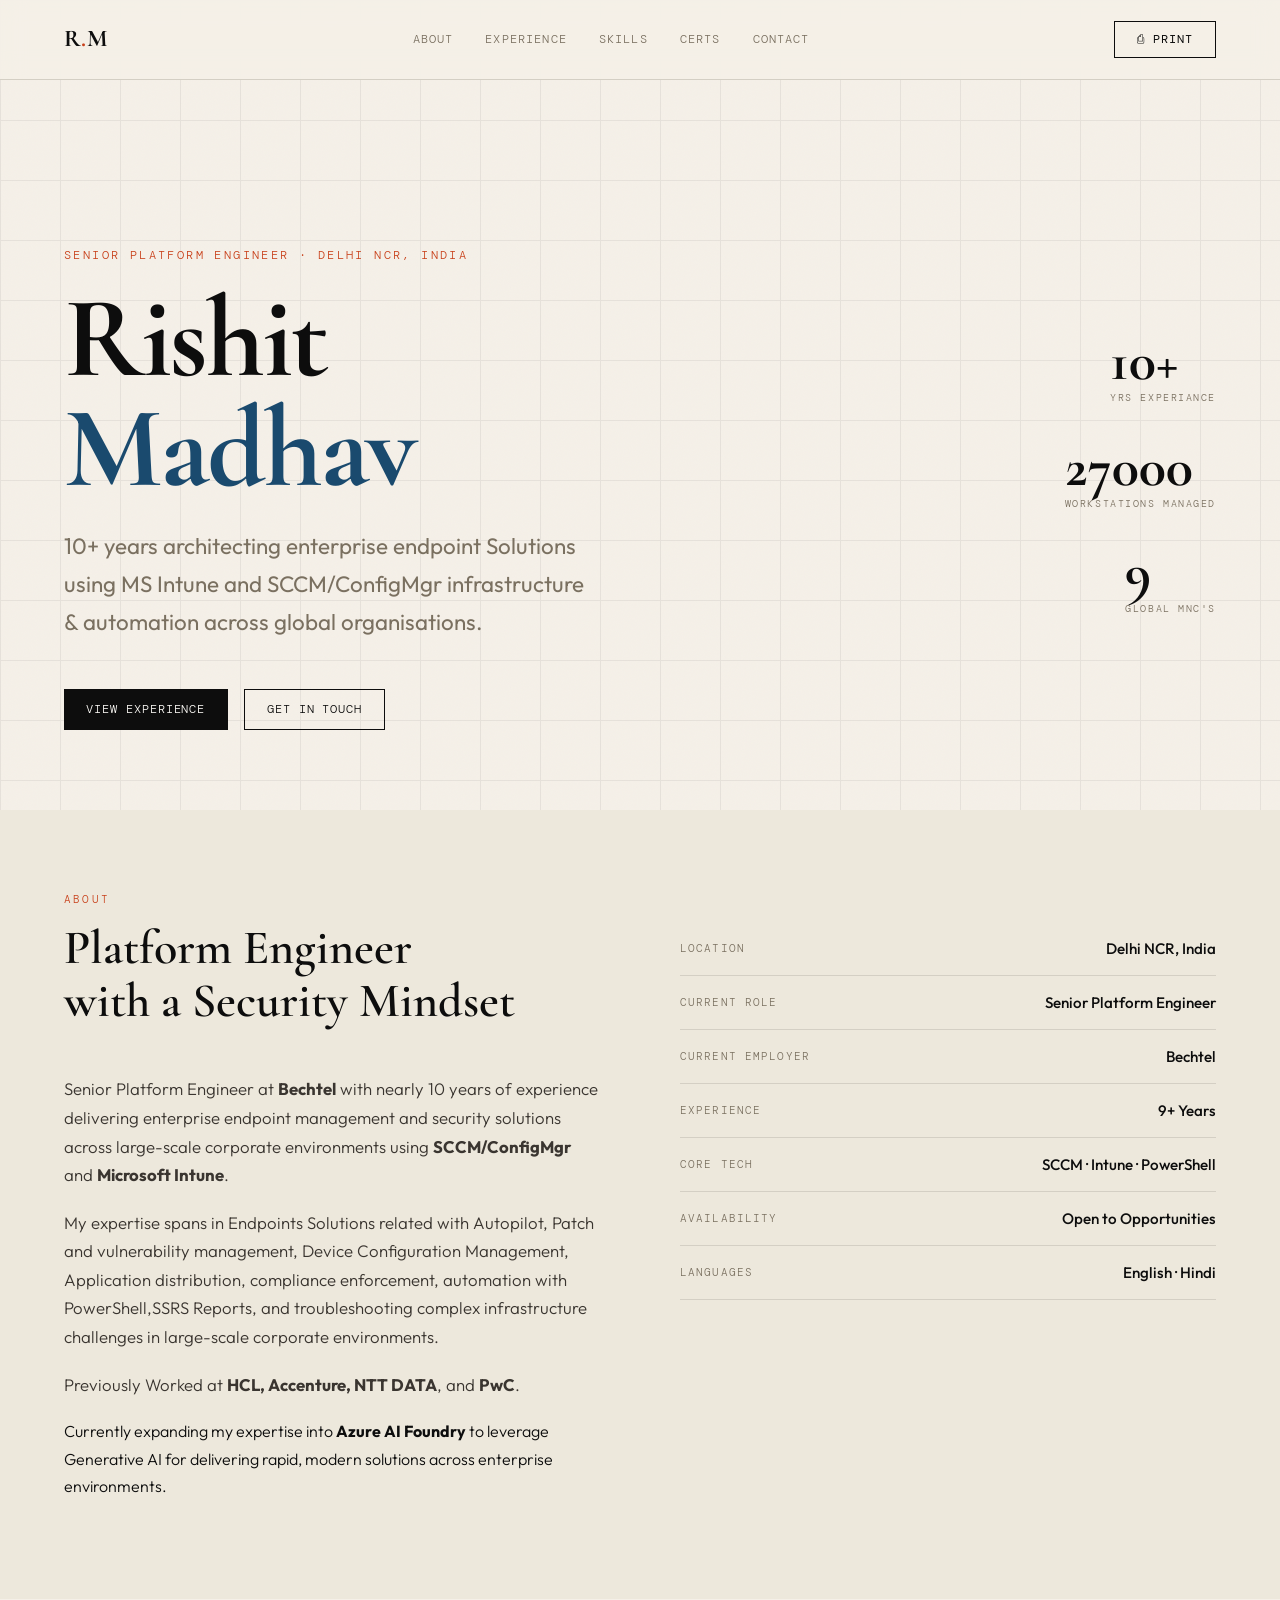
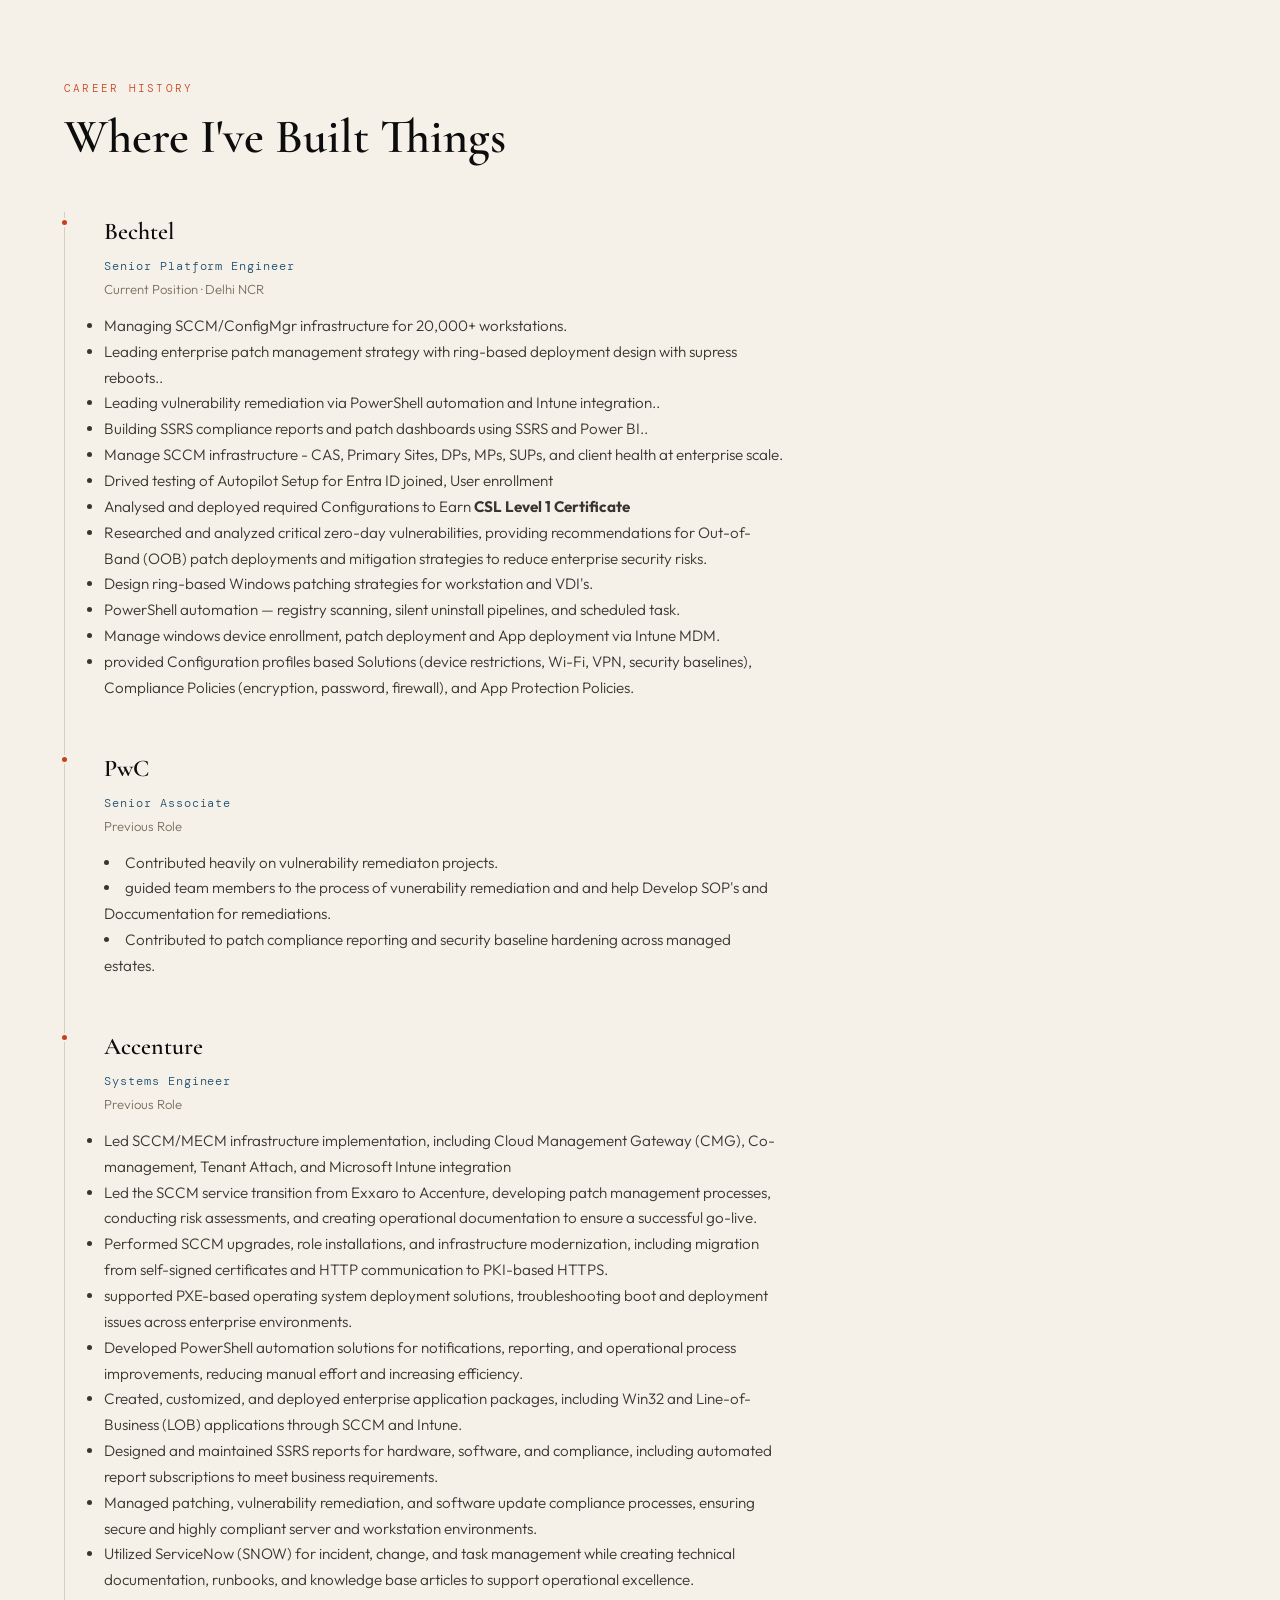
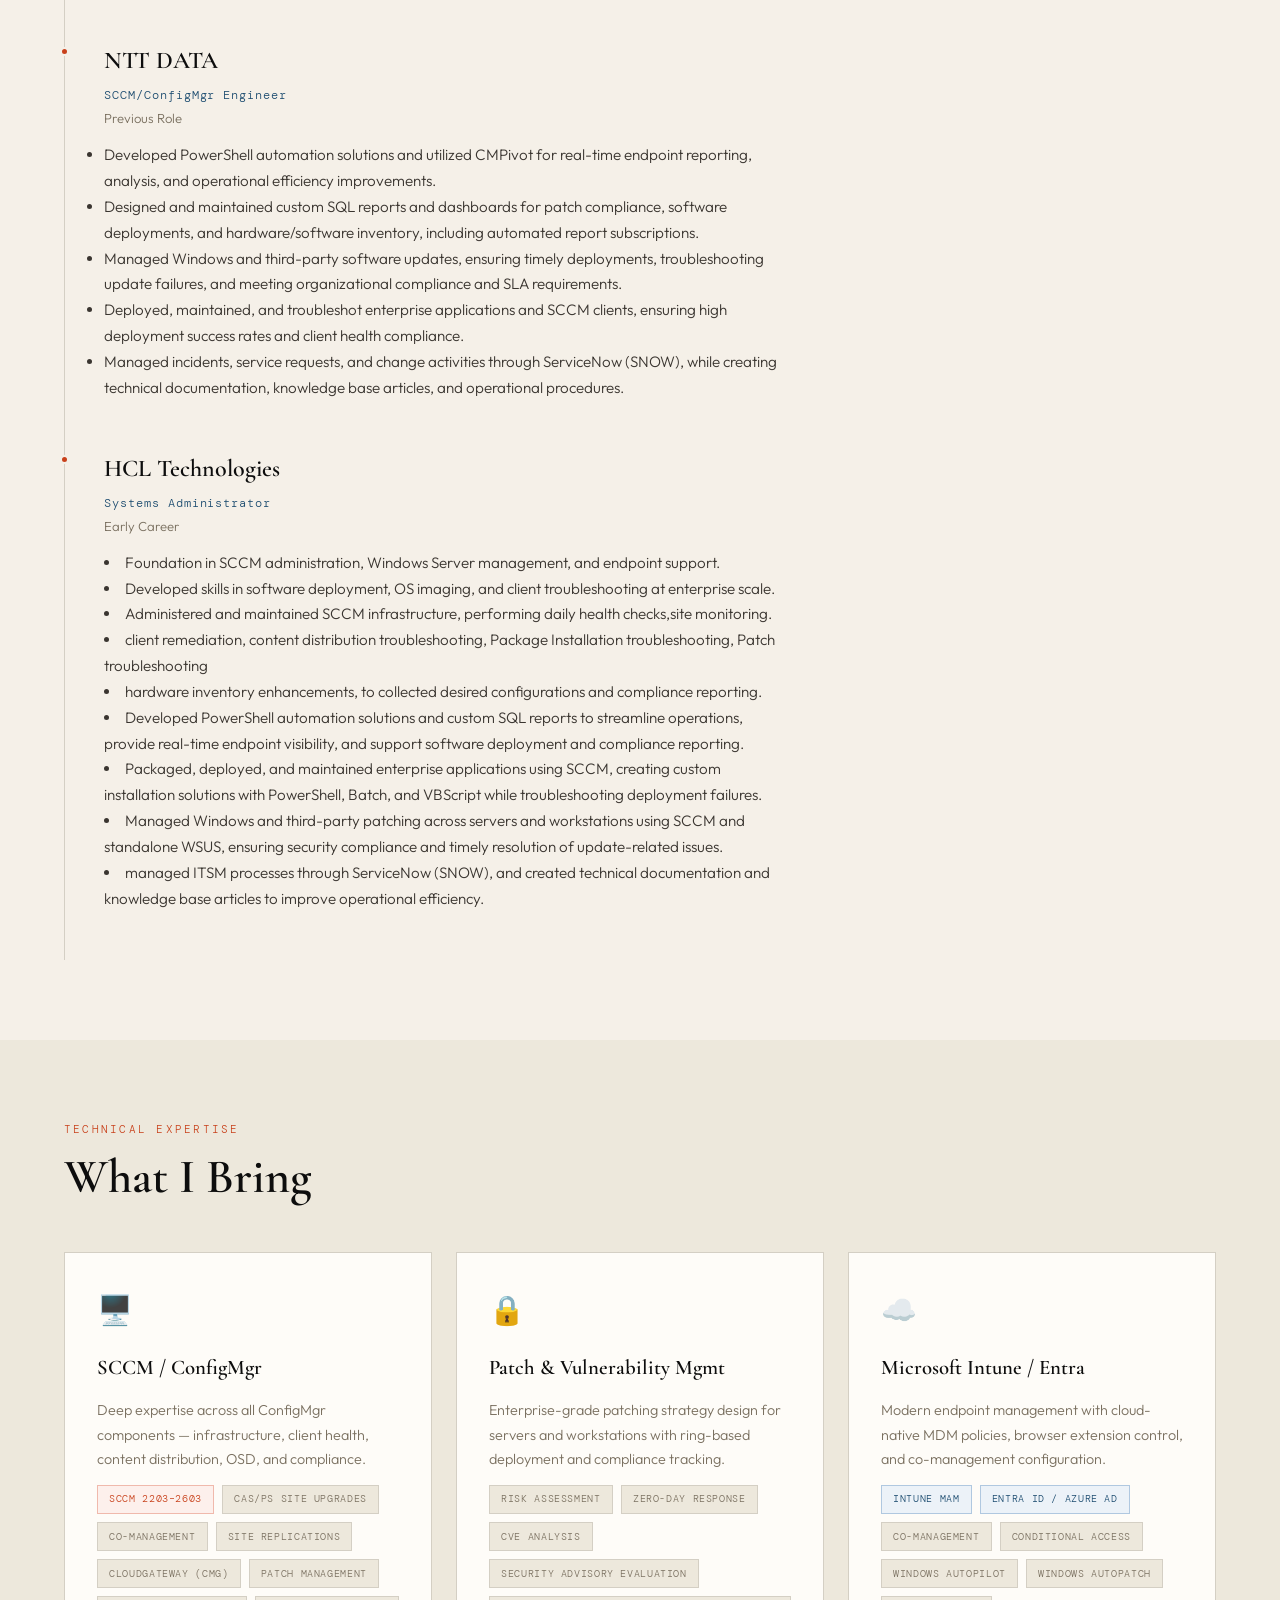
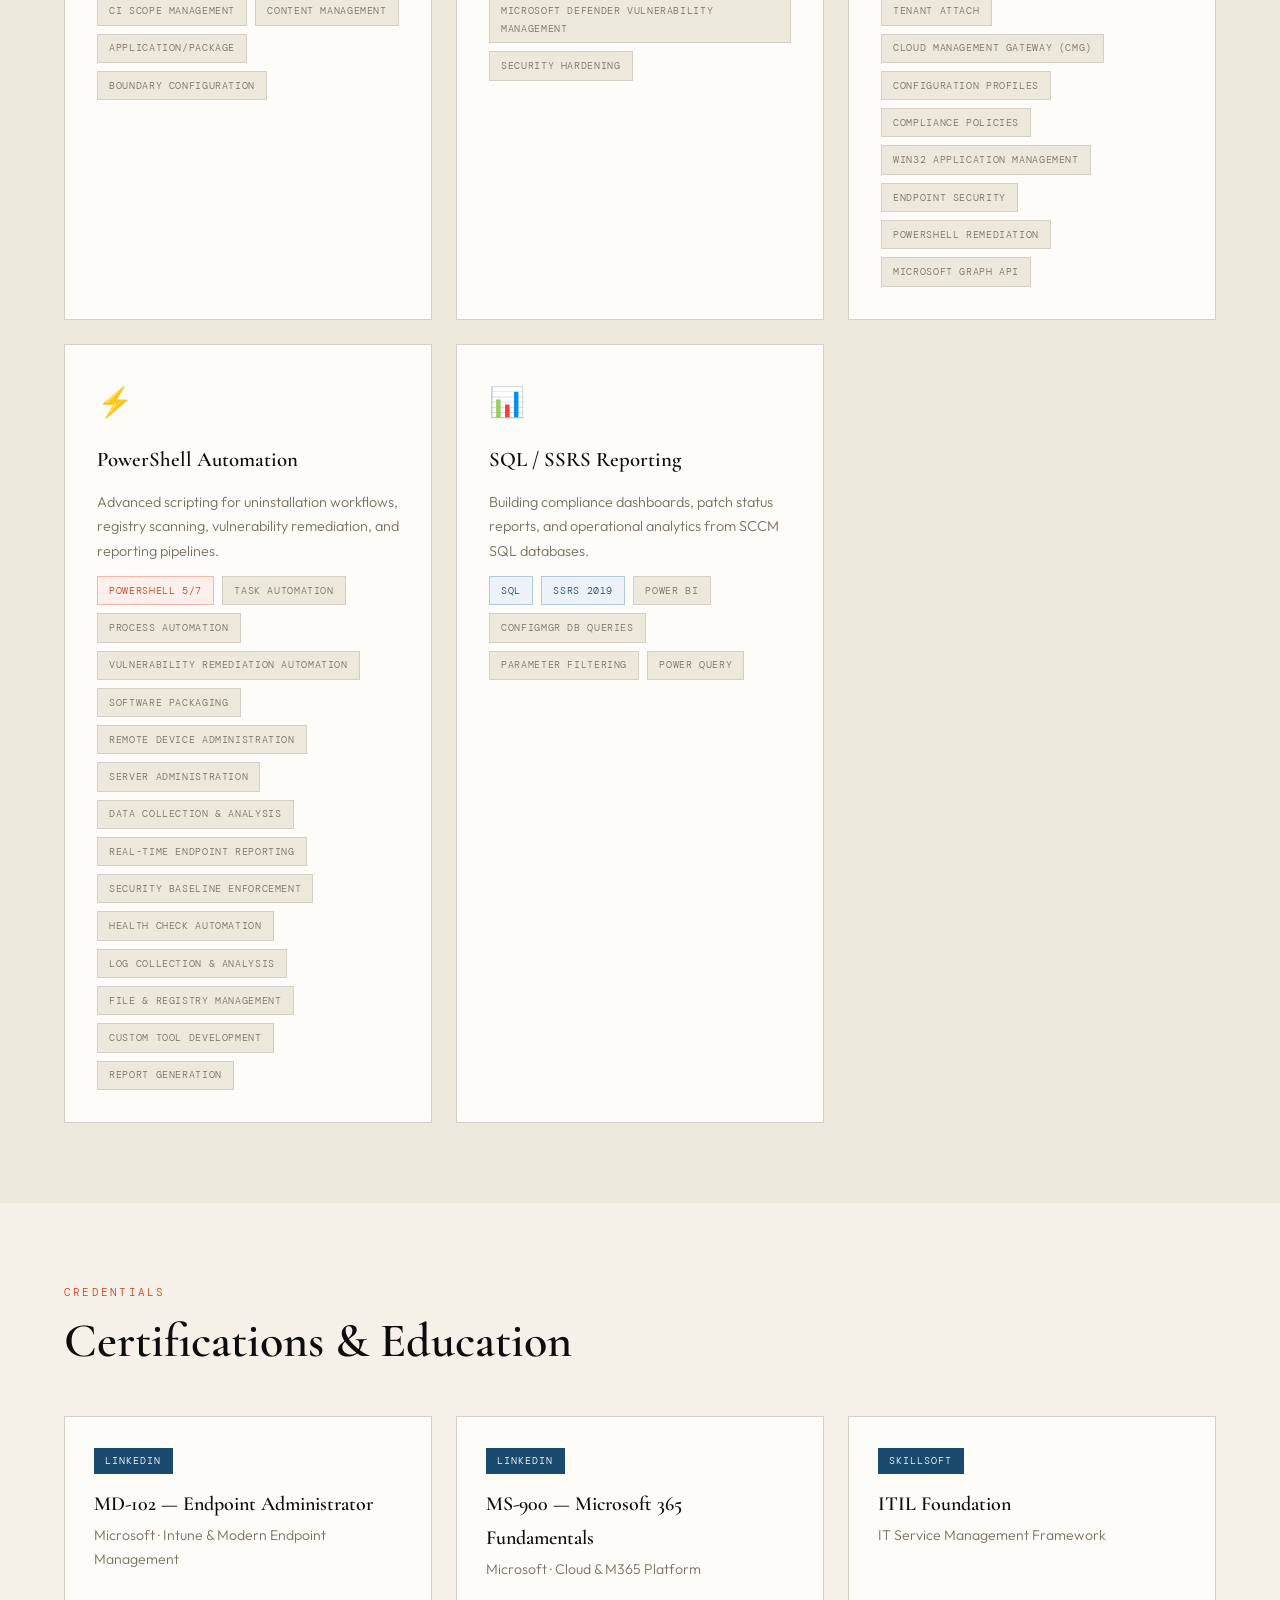
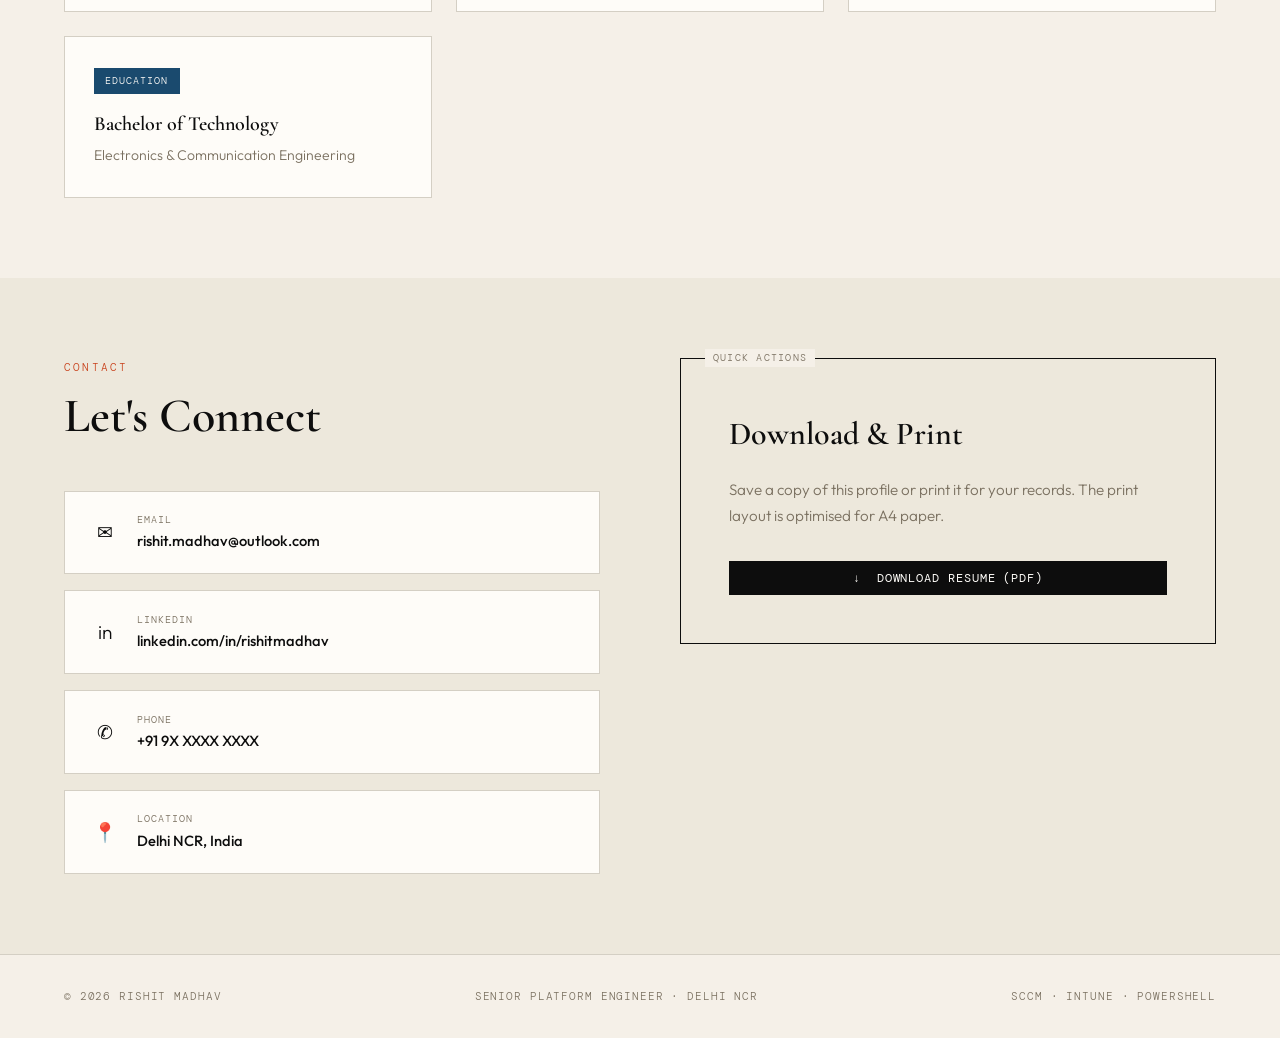
<file: index.html>
<!DOCTYPE html>
<html lang="en">
<head>


<meta charset="UTF-8">
<meta name="google-site-verification" content="O1_wJiXX0zjxVKkVk8_qY3rIsaD3FGvsTYk2qTwlvyk" />
<meta name="viewport" content="width=device-width, initial-scale=1.0">
<title>Rishit Madhav — Senior Platform Engineer</title>
<link rel="preconnect" href="https://fonts.googleapis.com">
<link href="https://fonts.googleapis.com/css2?family=Cormorant+Garamond:wght@300;400;600;700&family=DM+Mono:wght@300;400;500&family=Outfit:wght@300;400;500;600&display=swap" rel="stylesheet">
<style>
  :root {
    --ink: #0d0d0d;
    --paper: #f5f0e8;
    --cream: #ede8dc;
    --accent: #c8401a;
    --accent2: #1a4a6e;
    --muted: #7a7060;
    --line: #d4cfc4;
    --white: #fefcf8;
  }

  *, *::before, *::after { box-sizing: border-box; margin: 0; padding: 0; }

  html { scroll-behavior: smooth; }

  body {
    background: var(--paper);
    color: var(--ink);
    font-family: 'Outfit', sans-serif;
    font-weight: 300;
    line-height: 1.7;
    overflow-x: hidden;
  }

  /* ── PRINT STYLES ── */
  @media print {
    .no-print { display: none !important; }
    body { background: white; color: black; font-size: 11pt; }
    .hero { min-height: auto; padding: 2cm 1cm 1cm; page-break-after: avoid; }
    section { page-break-inside: avoid; padding: 1cm 1cm; }
    .card { box-shadow: none; border: 1px solid #ccc; }
    .tag { border: 1px solid #999; }
    header { display: none; }
    .hero-noise, .hero-grid { display: none; }
    .hero-name { font-size: 48pt; }
    * { animation: none !important; transition: none !important; }
  }

  /* ── HEADER ── */
  header {
    position: fixed; top: 0; left: 0; right: 0; z-index: 100;
    display: flex; justify-content: space-between; align-items: center;
    padding: 1.2rem 4rem;
    background: rgba(245, 240, 232, 0.92);
    backdrop-filter: blur(12px);
    border-bottom: 1px solid var(--line);
    transition: box-shadow .3s;
  }
  header.scrolled { box-shadow: 0 2px 20px rgba(0,0,0,.08); }

  .logo {
    font-family: 'Cormorant Garamond', serif;
    font-size: 1.5rem; font-weight: 700;
    color: var(--ink); text-decoration: none;
    letter-spacing: .02em;
  }
  .logo span { color: var(--accent); }

  nav { display: flex; gap: 2rem; align-items: center; }
  nav a {
    font-family: 'DM Mono', monospace;
    font-size: .72rem; letter-spacing: .1em; text-transform: uppercase;
    color: var(--muted); text-decoration: none;
    transition: color .2s;
  }
  nav a:hover { color: var(--accent); }

  .btn {
    display: inline-flex; align-items: center; gap: .5rem;
    padding: .6rem 1.4rem;
    background: var(--ink); color: var(--white);
    font-family: 'DM Mono', monospace; font-size: .72rem; letter-spacing: .08em; text-transform: uppercase;
    border: none; cursor: pointer; text-decoration: none;
    transition: background .2s, transform .15s;
  }
  .btn:hover { background: var(--accent); transform: translateY(-1px); }
  .btn-outline {
    background: transparent; color: var(--ink);
    border: 1.5px solid var(--ink);
  }
  .btn-outline:hover { background: var(--ink); color: var(--white); }

  /* ── HERO ── */
  .hero {
    position: relative; min-height: 90vh;
    display: flex; flex-direction: column; justify-content: flex-end;
    padding: 8rem 4rem 5rem;
    overflow: hidden;
  }

  .hero-grid {
    position: absolute; inset: 0; opacity: .06;
    background-image:
      linear-gradient(var(--ink) 1px, transparent 1px),
      linear-gradient(90deg, var(--ink) 1px, transparent 1px);
    background-size: 60px 60px;
    animation: gridDrift 30s linear infinite;
  }
  @keyframes gridDrift { to { background-position: 60px 60px; } }

  .hero-noise {
    position: absolute; inset: 0; opacity: .025;
    background-image: url("data:image/svg+xml,%3Csvg viewBox='0 0 256 256' xmlns='http://www.w3.org/2000/svg'%3E%3Cfilter id='noise'%3E%3CfeTurbulence type='fractalNoise' baseFrequency='0.9' numOctaves='4' stitchTiles='stitch'/%3E%3C/filter%3E%3Crect width='100%25' height='100%25' filter='url(%23noise)'/%3E%3C/svg%3E");
    background-size: 200px;
  }

  .hero-eyebrow {
    font-family: 'DM Mono', monospace;
    font-size: .75rem; letter-spacing: .2em; text-transform: uppercase;
    color: var(--accent); margin-bottom: 1.2rem;
    opacity: 0; animation: fadeUp .8s .2s forwards;
  }

  .hero-name {
    font-family: 'Cormorant Garamond', serif;
    font-size: clamp(3.5rem, 9vw, 8rem);
    font-weight: 700; line-height: .95;
    letter-spacing: -.02em;
    margin-bottom: 1.5rem;
    opacity: 0; animation: fadeUp .9s .35s forwards;
  }
  .hero-name .line2 { color: var(--accent2); display: block; }

  .hero-title {
    font-family: 'Outfit', sans-serif;
    font-size: clamp(1rem, 2.2vw, 1.4rem);
    font-weight: 400; color: var(--muted);
    max-width: 520px; margin-bottom: 3rem;
    opacity: 0; animation: fadeUp .9s .5s forwards;
  }

  .hero-cta {
    display: flex; gap: 1rem; flex-wrap: wrap;
    opacity: 0; animation: fadeUp .9s .65s forwards;
  }

  .hero-stats {
    position: absolute; right: 4rem; bottom: 12rem;
    display: flex; flex-direction: column; gap: 2rem; align-items: flex-end;
    opacity: 0; animation: fadeIn 1s 1s forwards;
  }
  .stat-num {
    font-family: 'Cormorant Garamond', serif;
    font-size: 3.5rem; font-weight: 700; line-height: 1;
    color: var(--ink);
  }
  .stat-label {
    font-family: 'DM Mono', monospace;
    font-size: .65rem; letter-spacing: .15em; text-transform: uppercase;
    color: var(--muted); text-align: right;
  }

  @keyframes fadeUp { from { opacity: 0; transform: translateY(24px); } to { opacity: 1; transform: none; } }
  @keyframes fadeIn { from { opacity: 0; } to { opacity: 1; } }

  /* ── SECTIONS ── */
  section { padding: 5rem 4rem; }
  section:nth-child(even) { background: var(--cream); }

  .section-label {
    font-family: 'DM Mono', monospace;
    font-size: .7rem; letter-spacing: .2em; text-transform: uppercase;
    color: var(--accent); margin-bottom: .8rem;
  }
  .section-heading {
    font-family: 'Cormorant Garamond', serif;
    font-size: clamp(2rem, 4vw, 3rem);
    font-weight: 600; line-height: 1.1; margin-bottom: 3rem;
  }

  /* ── ABOUT ── */
  .about-grid { display: grid; grid-template-columns: 1fr 1fr; gap: 5rem; align-items: start; }

  .about-text p {
    font-size: 1.05rem; color: #3a3530; margin-bottom: 1.2rem;
    font-weight: 300;
  }

  .info-list { margin-top: 2rem; }
  .info-item {
    display: flex; justify-content: space-between; align-items: center;
    padding: .85rem 0;
    border-bottom: 1px solid var(--line);
  }
  .info-key {
    font-family: 'DM Mono', monospace;
    font-size: .7rem; letter-spacing: .1em; text-transform: uppercase;
    color: var(--muted);
  }
  .info-val { font-size: .95rem; font-weight: 500; }

  /* ── EXPERIENCE ── */
  .exp-timeline { position: relative; }
  .exp-timeline::before {
    content: ''; position: absolute; left: 0; top: 0; bottom: 0;
    width: 1px; background: var(--line);
  }

  .exp-item {
    padding: 0 0 3rem 2.5rem;
    position: relative;
    opacity: 0; transform: translateY(20px);
    transition: opacity .6s, transform .6s;
  }
  .exp-item.visible { opacity: 1; transform: none; }
  .exp-item::before {
    content: '';
    position: absolute; left: -4px; top: 6px;
    width: 9px; height: 9px; border-radius: 50%;
    background: var(--accent); border: 2px solid var(--paper);
  }

  .exp-company {
    font-family: 'Cormorant Garamond', serif;
    font-size: 1.5rem; font-weight: 600;
  }
  .exp-role {
    font-family: 'DM Mono', monospace;
    font-size: .75rem; letter-spacing: .08em;
    color: var(--accent2); margin: .2rem 0 .1rem;
  }
  .exp-period {
    font-size: .82rem; color: var(--muted); margin-bottom: .8rem;
  }
  .exp-desc { font-size: .95rem; color: #3a3530; max-width: 680px; }

  /* ── SKILLS ── */
  .skills-grid { display: grid; grid-template-columns: repeat(auto-fit, minmax(280px, 1fr)); gap: 1.5rem; }

  .skill-card {
    background: var(--white);
    padding: 2rem;
    border: 1px solid var(--line);
    position: relative;
    overflow: hidden;
    opacity: 0; transform: translateY(16px);
    transition: opacity .5s, transform .5s, box-shadow .2s;
  }
  .skill-card.visible { opacity: 1; transform: none; }
  .skill-card:hover { box-shadow: 4px 4px 0 var(--accent); transform: translate(-2px, -2px); }

  .skill-card-icon {
    font-size: 1.8rem; margin-bottom: 1rem;
  }
  .skill-card-title {
    font-family: 'Cormorant Garamond', serif;
    font-size: 1.3rem; font-weight: 600; margin-bottom: .8rem;
  }
  .tags { display: flex; flex-wrap: wrap; gap: .5rem; margin-top: .8rem; }
  .tag {
    font-family: 'DM Mono', monospace;
    font-size: .65rem; letter-spacing: .06em; text-transform: uppercase;
    padding: .3rem .7rem;
    background: var(--cream); color: var(--muted);
    border: 1px solid var(--line);
  }
  .tag.hot { background: #fdf0ec; color: var(--accent); border-color: #f0b9ac; }
  .tag.cool { background: #ecf2f8; color: var(--accent2); border-color: #b0c8e0; }

  /* ── CERTS / EDUCATION ── */
  .cert-grid { display: grid; grid-template-columns: repeat(auto-fit, minmax(300px, 1fr)); gap: 1.5rem; }
  .cert-card {
    border: 1px solid var(--line); padding: 1.8rem;
    background: var(--white);
    opacity: 0; transform: translateY(16px);
    transition: opacity .5s, transform .5s;
  }
  .cert-card.visible { opacity: 1; transform: none; }
  .cert-badge {
    font-family: 'DM Mono', monospace;
    font-size: .65rem; letter-spacing: .1em; text-transform: uppercase;
    color: var(--white); background: var(--accent2);
    display: inline-block; padding: .25rem .7rem; margin-bottom: .8rem;
  }
  .cert-name { font-family: 'Cormorant Garamond', serif; font-size: 1.25rem; font-weight: 600; }
  .cert-org { font-size: .88rem; color: var(--muted); margin-top: .2rem; }

  /* ── CONTACT ── */
  .contact-wrap {
    display: grid; grid-template-columns: 1fr 1fr; gap: 5rem; align-items: start;
  }
  .contact-links { display: flex; flex-direction: column; gap: 1rem; margin-top: 2rem; }
  .contact-link {
    display: flex; align-items: center; gap: 1rem;
    padding: 1.2rem 1.5rem;
    border: 1px solid var(--line); background: var(--white);
    text-decoration: none; color: var(--ink);
    font-size: .95rem;
    transition: box-shadow .2s, transform .2s;
  }
  .contact-link:hover { box-shadow: 3px 3px 0 var(--accent); transform: translate(-2px,-2px); }
  .contact-link-icon { font-size: 1.2rem; width: 32px; text-align: center; }
  .contact-link-label { font-family: 'DM Mono', monospace; font-size: .65rem; letter-spacing: .1em; text-transform: uppercase; color: var(--muted); display: block; }
  .contact-link-val { font-size: .92rem; font-weight: 500; }

  .action-box {
    border: 1.5px solid var(--ink);
    padding: 3rem;
    position: relative;
  }
  .action-box::before {
    content: attr(data-label);
    position: absolute; top: -10px; left: 1.5rem;
    background: var(--paper);
    font-family: 'DM Mono', monospace;
    font-size: .65rem; letter-spacing: .12em; text-transform: uppercase;
    padding: 0 .5rem; color: var(--muted);
  }
  .action-box h3 {
    font-family: 'Cormorant Garamond', serif;
    font-size: 2rem; font-weight: 600; margin-bottom: 1rem;
  }
  .action-box p { font-size: .95rem; color: var(--muted); margin-bottom: 2rem; }
  .action-buttons { display: flex; flex-direction: column; gap: .8rem; }

  /* ── FOOTER ── */
  footer {
    padding: 2rem 4rem;
    border-top: 1px solid var(--line);
    display: flex; justify-content: space-between; align-items: center;
    font-family: 'DM Mono', monospace;
    font-size: .68rem; letter-spacing: .08em; text-transform: uppercase;
    color: var(--muted);
  }

  /* ── SCROLL INDICATOR ── */
  .scroll-line {
    position: fixed; top: 0; left: 0; height: 2px;
    background: var(--accent); width: 0%;
    z-index: 200; transition: width .05s linear;
  }

  @media (max-width: 768px) {
    header { padding: 1rem 1.5rem; }
    nav a { display: none; }
    .hero { padding: 6rem 1.5rem 3rem; }
    .hero-stats { position: static; flex-direction: row; flex-wrap: wrap; justify-content: flex-start; margin-top: 3rem; }
    section { padding: 3.5rem 1.5rem; }
    .about-grid, .contact-wrap { grid-template-columns: 1fr; gap: 2rem; }
    footer { flex-direction: column; gap: .5rem; text-align: center; }
  }
</style>
</head>
<body>

<div class="scroll-line" id="scrollLine"></div>

<!-- HEADER -->
<header id="siteHeader" class="no-print">
  <a href="#" class="logo">R<span>.</span>M</a>
  <nav>
    <a href="#about">About</a>
    <a href="#experience">Experience</a>
    <a href="#skills">Skills</a>
    <a href="#certifications">Certs</a>
    <a href="#contact">Contact</a>
  </nav>
  <div style="display:flex;gap:.8rem;">
   <button class="btn btn-outline" onclick="window.print()">⎙ Print</button> 
     <!--  <a href="#" class="btn" onclick="downloadResume(event)">↓ Resume</a> -->
  </div>
</header>

<!-- HERO -->
<section class="hero" id="top">
  <div class="hero-grid"></div>
  <div class="hero-noise"></div>

  <div class="hero-eyebrow">Senior Platform Engineer · Delhi NCR, India</div>
  <h1 class="hero-name">
    Rishit
    <span class="line2">Madhav</span>
  </h1>
  <p class="hero-title">
    10+ years architecting enterprise endpoint Solutions using MS Intune and SCCM/ConfigMgr infrastructure & automation across global organisations.
  </p>
  <div class="hero-cta no-print">
    <a href="#experience" class="btn">View Experience</a>
    <a href="#contact" class="btn btn-outline">Get In Touch</a>
  </div>

  <div class="hero-stats">
    <div>
      <div class="stat-num">10+</div>
      <div class="stat-label">Yrs Experiance</div>
    </div>
    <div>
      <div class="stat-num">27000</div>
      <div class="stat-label">Workstations Managed</div>
    </div>
    <div>
      <div class="stat-num">9</div>
      <div class="stat-label">Global MNC's </div>
    </div>
  </div>
</section>

<!-- ABOUT -->
<section id="about">
  <div class="about-grid">
    <div class="about-text">
      <div class="section-label">About</div>
      <h2 class="section-heading">Platform Engineer<br>with a Security Mindset</h2>
      <p>
      Senior Platform Engineer at <strong>Bechtel</strong> with nearly 10 years of experience delivering enterprise endpoint management and security solutions across large-scale corporate environments using <strong>SCCM/ConfigMgr</strong> and <strong>Microsoft Intune</strong>. </p>
	  <p> My expertise spans in Endpoints Solutions related with Autopilot, Patch and vulnerability management,
	  Device Configuration Management, Application distribution, compliance enforcement, automation with PowerShell,SSRS Reports, and troubleshooting complex infrastructure challenges in large-scale corporate environments.</P>
	   	 
      <p>
        Previously Worked at <strong>HCL, Accenture, NTT DATA</strong>, and <strong>PwC</strong>. 
		
      </p>
       Currently expanding my expertise into <strong>Azure AI Foundry </strong> to leverage Generative AI for delivering rapid, modern solutions across enterprise environments.
	  </p>
    </div>
    <div>
      <div class="info-list">
        <div class="info-item">
          <span class="info-key">Location</span>
          <span class="info-val">Delhi NCR, India</span>
        </div>
        <div class="info-item">
          <span class="info-key">Current Role</span>
          <span class="info-val">Senior Platform Engineer</span>
        </div>
        <div class="info-item">
          <span class="info-key">Current Employer</span>
          <span class="info-val">Bechtel</span>
        </div>
        <div class="info-item">
          <span class="info-key">Experience</span>
          <span class="info-val">9+ Years</span>
        </div>
        <div class="info-item">
          <span class="info-key">Core Tech</span>
          <span class="info-val">SCCM · Intune · PowerShell</span>
        </div>
        <div class="info-item">
          <span class="info-key">Availability</span>
          <span class="info-val">Open to Opportunities</span>
        </div>
        <div class="info-item">
          <span class="info-key">Languages</span>
          <span class="info-val">English · Hindi</span>
        </div>
      </div>
    </div>
  </div>
</section>

<!-- EXPERIENCE -->
<section id="experience">
  <div class="section-label">Career History</div>
  <h2 class="section-heading">Where I've Built Things</h2>

  <div class="exp-timeline">
    <div class="exp-item">
      <div class="exp-company">Bechtel</div>
      <div class="exp-role">Senior Platform Engineer</div>
      <div class="exp-period">Current Position · Delhi NCR</div>
      <div class="exp-desc">
        <ul class="exp-bullets">
	  <li>  Managing SCCM/ConfigMgr infrastructure for 20,000+ workstations.</li>
	  <li>  Leading enterprise patch management strategy with ring-based deployment design with supress reboots..</li>
	  <li>  Leading vulnerability remediation via PowerShell automation and Intune integration..</li>
	  <li>  Building SSRS compliance reports and patch dashboards using SSRS and Power BI..</li>
        <li> Manage SCCM infrastructure - CAS, Primary Sites, DPs, MPs, SUPs, and client health at enterprise scale.</li>
	    <li> Drived testing of Autopilot Setup for Entra ID joined, User enrollment </li>
		<li> Analysed and deployed required Configurations to Earn <Strong> CSL Level 1 Certificate </Strong> </lI>
		<li> Researched and analyzed critical zero-day vulnerabilities, providing recommendations for Out-of-Band (OOB) patch deployments and mitigation strategies to reduce enterprise security risks.</li>
        <li>Design ring-based Windows patching strategies for workstation and VDI's.</li>
        <li>PowerShell automation — registry scanning, silent uninstall pipelines, and scheduled task.</li>
        <li>Manage windows device enrollment, patch deployment and  App deployment via Intune MDM.</li>
        <li>provided Configuration profiles based Solutions (device restrictions, Wi-Fi, VPN, security baselines), Compliance Policies (encryption, password, firewall), and App Protection Policies.</li>
		 </ul>
	  
	  </div>
    </div>

    <div class="exp-item">
      <div class="exp-company">PwC</div>
      <div class="exp-role">Senior Associate</div>
      <div class="exp-period">Previous Role</div>
      <div class="exp-desc">
       
		<div
      <ul class="exp-bullets">
        <li>Contributed heavily on vulnerability remediaton projects.</li>
        <li>guided team members to the process of vunerability remediation and and help Develop SOP's and Doccumentation for remediations.</li>
        <li>Contributed to patch compliance reporting and security baseline hardening across managed estates.</li>
      </ul>
    </div>
	</diV>
	    </div>



    <div class="exp-item">
      <div class="exp-company">Accenture</div>
      <div class="exp-role">Systems Engineer</div>
      <div class="exp-period">Previous Role</div>
      <div class="exp-desc">
        <ul class="exp-bullets">
		<li>Led SCCM/MECM infrastructure implementation, including Cloud Management Gateway (CMG), Co-management, Tenant Attach, and Microsoft Intune integration</li>
		
		<li>Led the SCCM service transition from Exxaro to Accenture, developing patch management processes, conducting risk assessments, and creating operational documentation to ensure a successful go-live.</li>

<li>Performed SCCM upgrades, role installations, and infrastructure modernization, including migration from self-signed certificates and HTTP communication to PKI-based HTTPS.</li>

<li>supported PXE-based operating system deployment solutions, troubleshooting boot and deployment issues across enterprise environments.</li>

<li>Developed PowerShell automation solutions for notifications, reporting, and operational process improvements, reducing manual effort and increasing efficiency.</li>

<li>Created, customized, and deployed enterprise application packages, including Win32 and Line-of-Business (LOB) applications through SCCM and Intune.</li>

<li>Designed and maintained SSRS reports for hardware, software, and compliance, including automated report subscriptions to meet business requirements.</li>

<li>Managed patching, vulnerability remediation, and software update compliance processes, ensuring secure and highly compliant server and workstation environments.</li>

<li>Utilized ServiceNow (SNOW) for incident, change, and task management while creating technical documentation, runbooks, and knowledge base articles to support operational excellence.</li>
		</ul>
      </div>
    </div>
	
	    <div class="exp-item">
      <div class="exp-company">NTT DATA</div>
      <div class="exp-role">SCCM/ConfigMgr Engineer</div>
      <div class="exp-period">Previous Role</div>
      <div class="exp-desc">
	   <ul class="exp-bullets">
	   
	  
      <li>Developed PowerShell automation solutions and utilized CMPivot for real-time endpoint reporting, analysis, and operational efficiency improvements.</li>

<li>Designed and maintained custom SQL reports and dashboards for patch compliance, software deployments, and hardware/software inventory, including automated report subscriptions.</li>

<li>Managed Windows and third-party software updates, ensuring timely deployments, troubleshooting update failures, and meeting organizational compliance and SLA requirements.</li>

<li>Deployed, maintained, and troubleshot enterprise applications and SCCM clients, ensuring high deployment success rates and client health compliance.</li>

<li>Managed incidents, service requests, and change activities through ServiceNow (SNOW), while creating technical documentation, knowledge base articles, and operational procedures.</li>
	  
	  </ul>
	  </div>
    </div>
	
	
	
	
	

    <div class="exp-item">
      <div class="exp-company">HCL Technologies</div>
      <div class="exp-role">Systems Administrator</div>
      <div class="exp-period">Early Career</div>
      <div class="exp-desc">
        <li>Foundation in SCCM administration, Windows Server management, and endpoint support.</li>
		<li> Developed skills in software deployment, OS imaging, and client troubleshooting at enterprise scale.</li>
		<li>Administered and maintained SCCM infrastructure, performing daily health checks,site monitoring.</li>
		<li>client remediation, content distribution troubleshooting, Package Installation troubleshooting, Patch troubleshooting </li>
		<li>hardware inventory enhancements, to collected desired configurations and compliance reporting.</li>
		<li>Developed PowerShell automation solutions and custom SQL reports to streamline operations, provide real-time endpoint visibility, and support software deployment and compliance reporting.</li>

<li>Packaged, deployed, and maintained enterprise applications using SCCM, creating custom installation solutions with PowerShell, Batch, and VBScript while troubleshooting deployment failures.</li>

<li>Managed Windows and third-party patching across servers and workstations using SCCM and standalone WSUS, ensuring security compliance and timely resolution of update-related issues.</li>

<li>managed ITSM processes through ServiceNow (SNOW), and created technical documentation and knowledge base articles to improve operational efficiency.</li>
      </div>
    </div>
  </div>
</section>

<!-- SKILLS -->
<section id="skills">
  <div class="section-label">Technical Expertise</div>
  <h2 class="section-heading">What I Bring</h2>

  <div class="skills-grid">
    <div class="skill-card">
      <div class="skill-card-icon">🖥️</div>
      <div class="skill-card-title">SCCM / ConfigMgr</div>
      <p style="font-size:.9rem;color:var(--muted);">Deep expertise across all ConfigMgr components — infrastructure, client health, content distribution, OSD, and compliance.</p>
      <div class="tags">
        <span class="tag hot">SCCM 2203–2603</span>
        <span class="tag">CAS/PS Site upgrades</span>
        <span class="tag">Co-management</span>
        <span class="tag">Site replications</span>
        <span class="tag">Cloudgateway (CMG)</span>
		<span class="tag">Patch Management</span>
        <span class="tag">CI Scope management</span>
		<span class="tag">Content management</span>
		        <span class="tag">Application/Package</span>
        <span class="tag">Boundary Configuration</span>
      </div>
    </div>

    <div class="skill-card">
      <div class="skill-card-icon">🔒</div>
      <div class="skill-card-title">Patch & Vulnerability Mgmt</div>
      <p style="font-size:.9rem;color:var(--muted);">Enterprise-grade patching strategy design for servers and workstations with ring-based deployment and compliance tracking.</p>
      <div class="tags">
   		
<span class="tag">Risk Assessment</span>
<span class="tag">Zero-Day Response</span>
<span class="tag">CVE Analysis</span>
<span class="tag">Security Advisory Evaluation</span>
<span class="tag">Microsoft Defender Vulnerability Management</span>
<span class="tag">Security Hardening</span>
		
		
		
		
		
		
		
		
		
      </div>
    </div>

    <div class="skill-card">
      <div class="skill-card-icon">☁️</div>
      <div class="skill-card-title">Microsoft Intune / Entra</div>
      <p style="font-size:.9rem;color:var(--muted);">Modern endpoint management with cloud-native MDM policies, browser extension control, and co-management configuration.</p>
      <div class="tags">
        <span class="tag cool">Intune MAM</span>
        <span class="tag cool">Entra ID / Azure AD</span>
        <span class="tag">Co-management</span>
        <span class="tag">Conditional Access</span>
 		
<span class="tag">Windows Autopilot</span>
<span class="tag">Windows Autopatch</span>
<span class="tag">Tenant Attach</span>
<span class="tag">Cloud Management Gateway (CMG)</span>
<span class="tag">Configuration Profiles</span>
<span class="tag">Compliance Policies</span>
<span class="tag">Win32 Application Management</span>
<span class="tag">Endpoint Security</span>
<span class="tag">PowerShell remediation</span>
<span class="tag">Microsoft Graph API</span>
	
		
      </div>
    </div>

    <div class="skill-card">
      <div class="skill-card-icon">⚡</div>
      <div class="skill-card-title">PowerShell Automation</div>
      <p style="font-size:.9rem;color:var(--muted);">Advanced scripting for uninstallation workflows, registry scanning, vulnerability remediation, and reporting pipelines.</p>
      <div class="tags">
        <span class="tag hot">PowerShell 5/7</span>
      
		<span class="tag">Task Automation</span>
<span class="tag">Process Automation</span>

<span class="tag">Vulnerability Remediation Automation</span>

<span class="tag">Software Packaging</span>

<span class="tag">Remote Device Administration</span>

<span class="tag">Server Administration</span>
<span class="tag">Data Collection & Analysis</span>
<span class="tag">Real-Time Endpoint Reporting</span>

<span class="tag">Security Baseline Enforcement</span>
<span class="tag">Health Check Automation</span>
<span class="tag">Log Collection & Analysis</span>
<span class="tag">File & Registry Management</span>


<span class="tag">Custom Tool Development</span>
<span class="tag">Report Generation</span>
		
		
		
		
		
		
		
		
		
		
		
		
		
      </div>
    </div>

    <div class="skill-card">
      <div class="skill-card-icon">📊</div>
      <div class="skill-card-title">SQL / SSRS Reporting</div>
      <p style="font-size:.9rem;color:var(--muted);">Building compliance dashboards, patch status reports, and operational analytics from SCCM SQL databases.</p>
      <div class="tags">
        <span class="tag cool">SQL</span>
        <span class="tag cool">SSRS 2019</span>
        <span class="tag">Power BI</span>
        <span class="tag">ConfigMgr DB Queries</span>
        <span class="tag">Parameter Filtering</span>
        <span class="tag">Power Query</span>
      </div>
    </div>

    
  </div>
</section>

<!-- CERTIFICATIONS -->
<section id="certifications">
  <div class="section-label">Credentials</div>
  <h2 class="section-heading">Certifications &amp; Education</h2>

  <div class="cert-grid">
    <div class="cert-card">
      <div class="cert-badge">Linkedin</div>
      <div class="cert-name">MD-102 — Endpoint Administrator</div>
      <div class="cert-org">Microsoft · Intune & Modern Endpoint Management</div>
    </div>
    <div class="cert-card">
      <div class="cert-badge">Linkedin</div>
      <div class="cert-name">MS-900 — Microsoft 365 Fundamentals</div>
      <div class="cert-org">Microsoft · Cloud & M365 Platform</div>
    </div>
    <div class="cert-card">
      <div class="cert-badge">SkillSoft</div>
      <div class="cert-name">ITIL Foundation</div>
      <div class="cert-org">IT Service Management Framework</div>
    </div>
    <div class="cert-card">
      <div class="cert-badge">Education</div>
      <div class="cert-name">Bachelor of Technology</div>
      <div class="cert-org">Electronics & Communication Engineering</div>
    </div>
   
   
  </div>
</section>

<!-- CONTACT -->
<section id="contact">
  <div class="contact-wrap">
    <div>
      <div class="section-label">Contact</div>
      <h2 class="section-heading">Let's Connect</h2>

      <div class="contact-links">
        <a href="mailto:rishit.madhav@outlook.com" class="contact-link">
          <span class="contact-link-icon">✉</span>
          <div>
            <span class="contact-link-label">Email</span>
            <span class="contact-link-val">rishit.madhav@outlook.com</span>
          </div>
        </a>
        <a href="https://linkedin.com/in/rishitmadhav" class="contact-link" target="_blank">
          <span class="contact-link-icon">in</span>
          <div>
            <span class="contact-link-label">LinkedIn</span>
            <span class="contact-link-val">linkedin.com/in/rishitmadhav</span>
          </div>
        </a>
        <a href="tel:+919XXXXXXXXX" class="contact-link">
          <span class="contact-link-icon">✆</span>
          <div>
            <span class="contact-link-label">Phone</span>
            <span class="contact-link-val">+91 9X XXXX XXXX</span>
          </div>
        </a>
        <div class="contact-link" style="cursor:default;">
          <span class="contact-link-icon">📍</span>
          <div>
            <span class="contact-link-label">Location</span>
            <span class="contact-link-val">Delhi NCR, India</span>
          </div>
        </div>
      </div>
    </div>

    <div class="action-box no-print" data-label="Quick Actions">
      <h3>Download &amp; Print</h3>
      <p>Save a copy of this profile or print it for your records. The print layout is optimised for A4 paper.</p>
      <div class="action-buttons">
        <button class="btn" onclick="downloadResume(event)" style="justify-content:center;">
          ↓ &nbsp;Download Resume (PDF)
        </button>
        <!--<button class="btn btn-outline" onclick="window.print()" style="justify-content:center;">
          ⎙ &nbsp;Print This Profile -->
        </button>
      </div>
    </div>
  </div>
</section>

<!-- FOOTER -->
<footer>
  <span>© 2026 Rishit Madhav</span>
  <span>Senior Platform Engineer · Delhi NCR</span>
  <span>SCCM · Intune · PowerShell</span>
</footer>

<script>
  // Scroll progress line
  window.addEventListener('scroll', () => {
    const pct = (window.scrollY / (document.body.scrollHeight - window.innerHeight)) * 100;
    document.getElementById('scrollLine').style.width = pct + '%';
    document.getElementById('siteHeader').classList.toggle('scrolled', window.scrollY > 40);
  });

  // Intersection observer for reveal animations
  const observer = new IntersectionObserver((entries) => {
    entries.forEach(e => { if (e.isIntersecting) e.target.classList.add('visible'); });
  }, { threshold: 0.1 });

  document.querySelectorAll('.exp-item, .skill-card, .cert-card').forEach(el => observer.observe(el));

  // Stagger skill cards
  document.querySelectorAll('.skill-card').forEach((el, i) => {
    el.style.transitionDelay = (i * 0.08) + 's';
  });
  document.querySelectorAll('.cert-card').forEach((el, i) => {
    el.style.transitionDelay = (i * 0.07) + 's';
  });

  // Download resume function (triggers print-to-PDF dialog with print layout)
  function downloadResume(e) {
    e.preventDefault();
    const orig = document.title;
    document.title = 'Rishit_Madhav_Resume_2026';
    window.print();
    setTimeout(() => document.title = orig, 1000);
  }
</script>
</body>
</html>
</file>
